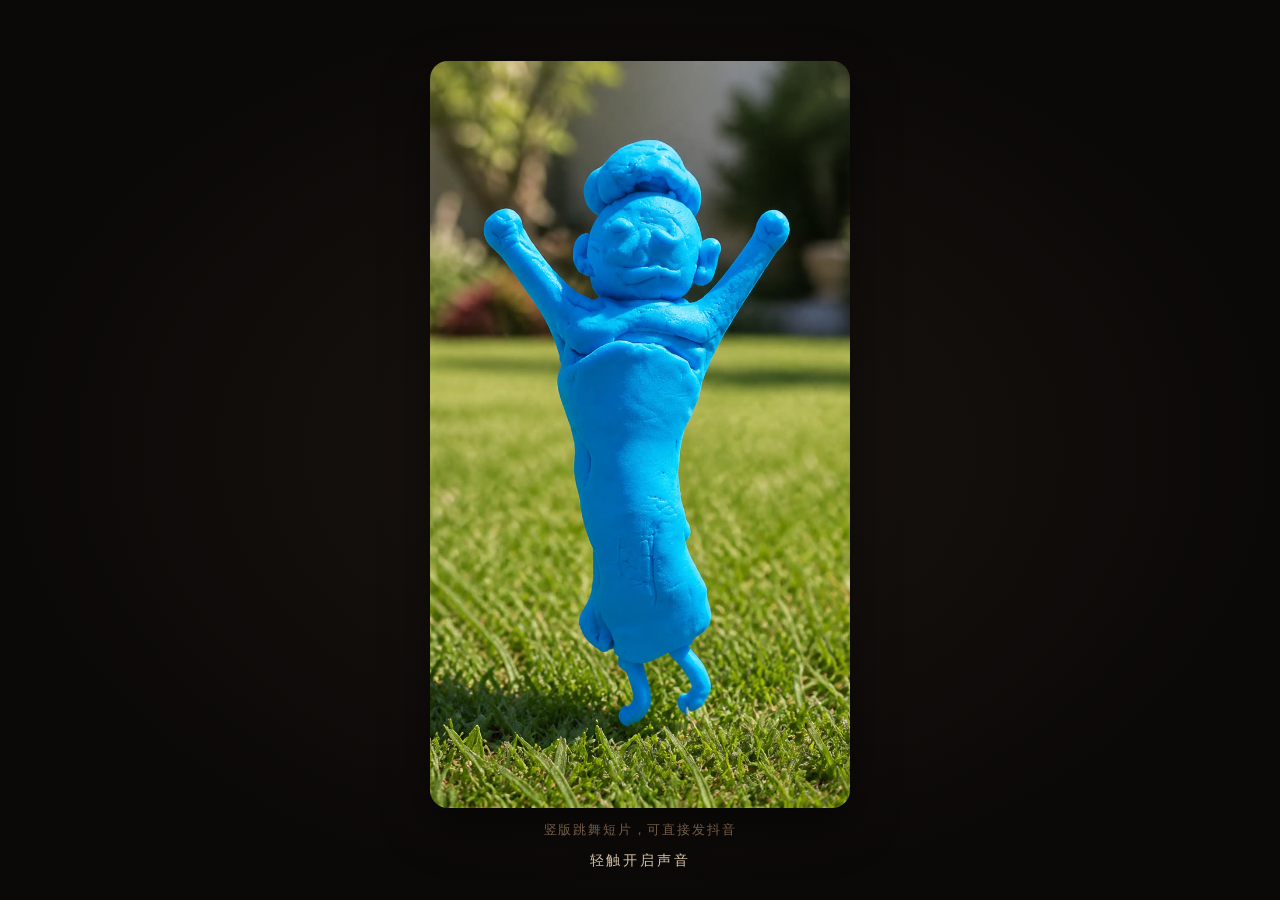
<file: clay-mom/index.html>
<!DOCTYPE html>
<html lang="zh-CN">
<head>
  <meta charset="UTF-8" />
  <meta name="viewport" content="width=device-width, initial-scale=1" />
  <title>儿子捏的妈妈，也会跳</title>
  <link rel="icon" href="data:image/svg+xml,%3Csvg xmlns='http://www.w3.org/2000/svg' viewBox='0 0 64 64'%3E%3Ccircle cx='32' cy='32' r='30' fill='%234db3e4'/%3E%3C/svg%3E" />
  <link rel="stylesheet" href="styles.css" />
</head>
<body>
  <div class="cinema">
    <div class="phone">
      <video id="film" src="film.mp4" poster="assets/poster.jpg" playsinline></video>
      <div class="end-veil" id="endVeil" hidden>
        <button type="button" class="replay" id="replay">再看一遍</button>
      </div>
    </div>
    <p class="hint">竖版跳舞短片，可直接发抖音</p>
  </div>
  <button type="button" class="sound-hint" id="soundHint" hidden>轻触开启声音</button>
  <script src="app.js"></script>
</body>
</html>
</file>
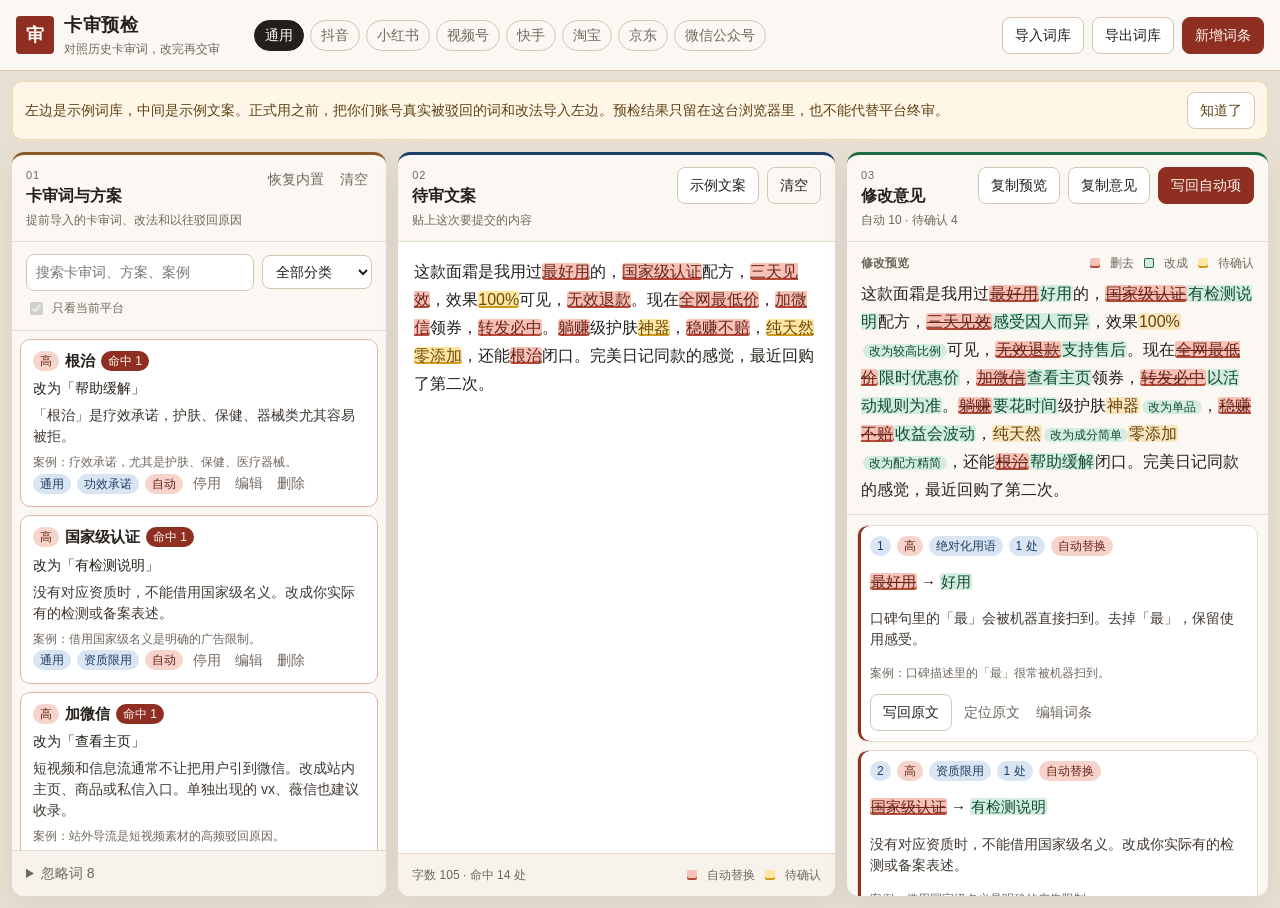
<file: kashen/index.html>
<!DOCTYPE html>
<html lang="zh-CN">
<head>
  <meta charset="utf-8">
  <meta name="viewport" content="width=device-width, initial-scale=1">
  <title>卡审预检</title>
  <link rel="icon" href="data:image/svg+xml,%3Csvg xmlns='http://www.w3.org/2000/svg' viewBox='0 0 64 64'%3E%3Crect width='64' height='64' rx='8' fill='%238f2f22'/%3E%3Ctext x='32' y='44' text-anchor='middle' font-size='36' fill='%23fff8f3' font-family='serif'%3E审%3C/text%3E%3C/svg%3E">
  <link rel="stylesheet" href="styles.css">
</head>
<body>
  <p id="live" class="sr-only" aria-live="polite"></p>
  <header class="topbar">
    <div class="brand">
      <span class="seal" aria-hidden="true">审</span>
      <div>
        <h1>卡审预检</h1>
        <p>对照历史卡审词，改完再交审</p>
      </div>
    </div>
    <div class="platforms" id="platform-bar" role="group" aria-label="平台"></div>
    <div class="top-actions">
      <button class="btn" type="button" data-action="import">导入词库</button>
      <button class="btn" type="button" data-action="export">导出词库</button>
      <button class="btn-primary" type="button" data-action="add">新增词条</button>
    </div>
  </header>
  <div class="banner" id="banner">
    <p>左边是示例词库，中间是示例文案。正式用之前，把你们账号真实被驳回的词和改法导入左边。预检结果只留在这台浏览器里，也不能代替平台终审。</p>
    <button class="btn" type="button" data-action="dismiss-banner">知道了</button>
  </div>
  <main class="workspace">
    <section class="col col-library" aria-labelledby="col-library-title">
      <header class="col-h">
        <div>
          <span class="kicker">01</span>
          <h2 id="col-library-title">卡审词与方案</h2>
          <p class="sub">提前导入的卡审词、改法和以往驳回原因</p>
        </div>
        <div class="col-actions">
          <button class="mini" type="button" data-action="restore-seed">恢复内置</button>
          <button class="mini" type="button" data-action="clear-rules">清空</button>
        </div>
      </header>
      <div class="col-tools">
        <input id="search" type="search" placeholder="搜索卡审词、方案、案例" aria-label="搜索词库">
        <select id="category" aria-label="分类"></select>
        <label class="check-line"><input id="only-platform" type="checkbox" checked>只看当前平台</label>
      </div>
      <div class="col-body rule-list" id="rule-list"></div>
      <footer class="col-f">
        <details class="ignores">
          <summary>忽略词 <span id="ignore-count"></span></summary>
          <textarea id="ignores" rows="3" aria-label="忽略词" placeholder="最近、最后、完美日记"></textarea>
          <p>落在这些词里面的卡审词会放过，用来避免「最近」「完美日记」被误伤。</p>
        </details>
      </footer>
    </section>

    <section class="col col-draft" aria-labelledby="col-draft-title">
      <header class="col-h">
        <div>
          <span class="kicker">02</span>
          <h2 id="col-draft-title">待审文案</h2>
          <p class="sub">贴上这次要提交的内容</p>
        </div>
        <div class="col-actions">
          <button class="btn" type="button" data-action="sample">示例文案</button>
          <button class="btn-ghost" type="button" data-action="clear-draft">清空</button>
        </div>
      </header>
      <div class="editor-scroll" id="editor-scroll">
        <div class="editor-layer">
          <div class="editor-backdrop" id="backdrop" aria-hidden="true"></div>
          <div class="editor-placeholder" id="placeholder">把要过审的文案贴在这里。左侧命中的词会标红或标黄，右侧给出改法和理由。</div>
          <textarea id="draft" class="editor-input" spellcheck="false" aria-label="待审文案"></textarea>
        </div>
      </div>
      <footer class="col-f draft-stat">
        <span id="draft-stats"></span>
        <span class="legend"><i class="swatch auto"></i>自动替换 <i class="swatch suggest"></i>待确认</span>
      </footer>
    </section>

    <section class="col col-review" aria-labelledby="col-review-title">
      <header class="col-h">
        <div>
          <span class="kicker">03</span>
          <h2 id="col-review-title">修改意见</h2>
          <p class="sub" id="review-stats">改动会高亮，理由写在每条下面</p>
        </div>
        <div class="col-actions">
          <button class="btn" type="button" data-action="copy-preview">复制预览</button>
          <button class="btn" type="button" data-action="copy-report">复制意见</button>
          <button class="btn-primary" type="button" data-action="apply-auto" id="apply-auto">写回自动项</button>
        </div>
      </header>
      <div class="col-body" id="review-body">
        <div class="preview-wrap">
          <div class="preview-head">
            <strong>修改预览</strong>
            <span class="legend"><i class="swatch auto"></i>删去 <i class="swatch done"></i>改成 <i class="swatch suggest"></i>待确认</span>
          </div>
          <div class="manuscript" id="preview"></div>
        </div>
        <p id="empty-review" hidden></p>
        <ol class="opinions" id="opinions"></ol>
      </div>
    </section>
  </main>
  <div class="toast" id="toast" hidden></div>

  <dialog class="dialog" id="rule-dialog">
    <form id="rule-form">
      <div class="dialog-h"><h3 id="rule-dialog-title">新增词条</h3></div>
      <div class="dialog-body form-grid">
        <label for="rule-term">卡审词</label>
        <div>
          <input id="rule-term" type="text" required maxlength="200">
          <p class="hint" id="term-warning" hidden>单个字很容易误伤，例如「最」会命中「最近」。建议写成完整短语。</p>
        </div>
        <label for="rule-aliases">别名</label>
        <input id="rule-aliases" type="text" placeholder="加vx、薇信，用顿号或逗号分隔">
        <label>处理</label>
        <div class="radios">
          <label><input type="radio" name="action" value="auto">自动替换</label>
          <label><input type="radio" name="action" value="suggest" checked>待确认</label>
        </div>
        <label for="rule-replacement">替换为</label>
        <div>
          <input id="rule-replacement" type="text">
          <p class="hint">自动替换留空时，表示从文案里删掉这个词。</p>
        </div>
        <label for="rule-solution">解决方案</label>
        <textarea id="rule-solution" rows="3" required placeholder="为什么会被卡，以及应该怎么改"></textarea>
        <label>平台</label>
        <div>
          <div class="checks" id="platform-checks"></div>
          <input id="platform-extra" type="text" placeholder="其他平台，用顿号分隔">
        </div>
        <label for="rule-category">分类</label>
        <div>
          <select id="rule-category"></select>
          <input id="rule-category-custom" type="text" hidden placeholder="输入分类">
        </div>
        <label>程度</label>
        <div class="radios">
          <label><input type="radio" name="severity" value="high">高</label>
          <label><input type="radio" name="severity" value="medium" checked>中</label>
          <label><input type="radio" name="severity" value="low">低</label>
        </div>
        <label for="rule-note">以往案例</label>
        <textarea id="rule-note" rows="2" placeholder="记下当时的驳回原因、平台和改完怎么过的"></textarea>
        <label for="rule-skip">排除词</label>
        <input id="rule-skip" type="text" placeholder="完美日记">
        <p class="form-error" id="rule-error" hidden></p>
      </div>
      <div class="dialog-actions">
        <button class="btn-ghost" type="button" data-action="close-dialog" data-dialog="rule-dialog">取消</button>
        <button class="btn-primary" type="submit">保存</button>
      </div>
    </form>
  </dialog>

  <dialog class="dialog" id="import-dialog">
    <div class="dialog-h"><h3>导入卡审词</h3></div>
    <div class="dialog-body">
      <div class="col-actions">
        <label class="btn">选择文件<input id="import-file" type="file" accept=".csv,.json,.txt,text/csv,application/json" hidden></label>
        <a class="btn" href="template.csv" download>下载 CSV 模板</a>
      </div>
      <textarea id="import-text" rows="8" placeholder="把 CSV、JSON，或「卡审词 => 替换 | 解决方案」贴在这里" aria-label="导入内容"></textarea>
      <p class="form-error" id="import-error" hidden></p>
      <div id="import-summary" class="hint"></div>
      <div id="import-table"></div>
      <label class="check-line" id="import-ignores-line" hidden><input id="import-ignores" type="checkbox" checked>一并导入文件中的忽略词</label>
      <details class="help">
        <summary>格式说明</summary>
        <p>表头使用：卡审词、替换建议、解决方案、平台、分类、严重程度、处理方式、备注、别名。</p>
        <p>处理方式写「自动」会直接出现在右侧预览里；写「确认」只标黄。平台用斜杠分隔。</p>
        <p><code>最好 => 更合适 | 绝对化用语 | 抖音</code></p>
      </details>
    </div>
    <div class="dialog-actions">
      <button class="btn-ghost" type="button" data-action="close-dialog" data-dialog="import-dialog">取消</button>
      <button class="btn" type="button" data-action="confirm-import" data-mode="replace">替换整个词库</button>
      <button class="btn-primary" type="button" data-action="confirm-import" data-mode="append">追加到词库</button>
    </div>
  </dialog>

  <script src="engine.js"></script>
  <script src="seed.js"></script>
  <script src="app.js"></script>
</body>
</html>
</file>
<file: clay-mom/styles.css>
* {
  box-sizing: border-box;
}

html,
body {
  margin: 0;
  height: 100%;
  background: #0b0908;
}

.cinema {
  min-height: 100%;
  display: grid;
  place-items: center;
  align-content: center;
  gap: 0.8rem;
  background: radial-gradient(ellipse at center, #1a1410 0%, #0b0908 70%);
}

.phone {
  position: relative;
  width: min(100vw, calc(100vh * 9 / 16), 420px);
  aspect-ratio: 9 / 16;
  overflow: hidden;
  background: #120e0c;
  border-radius: 18px;
  box-shadow: 0 18px 50px rgba(0, 0, 0, 0.45);
}

video {
  display: block;
  width: 100%;
  height: 100%;
  object-fit: cover;
  background: #120e0c;
}

.end-veil {
  position: absolute;
  inset: 0;
  display: grid;
  place-items: end center;
  padding-bottom: 14%;
  background: linear-gradient(transparent 60%, rgba(8, 6, 5, 0.4));
}

.end-veil[hidden] {
  display: none;
}

.hint {
  margin: 0;
  color: #8f7358;
  font-family: "Noto Sans SC", "PingFang SC", sans-serif;
  font-size: 0.82rem;
  letter-spacing: 0.14em;
}

.replay,
.sound-hint {
  appearance: none;
  border: 0;
  background: rgba(12, 10, 8, 0.55);
  color: #d7c4a8;
  font-family: "Noto Sans SC", "PingFang SC", sans-serif;
  font-size: 0.88rem;
  letter-spacing: 0.2em;
  padding: 0.5rem 1.1rem;
  border-radius: 999px;
  cursor: pointer;
}

.sound-hint {
  position: fixed;
  left: 50%;
  bottom: 1.4rem;
  transform: translateX(-50%);
}

.sound-hint[hidden] {
  display: none;
}
</file>
<file: kashen/styles.css>
:root {
  color-scheme: light;
  --bg: #e6dfd2;
  --paper: #fbf8f3;
  --ink: #241f1a;
  --muted: #6f675d;
  --line: #e4dacd;
  --line-strong: #d3c6b4;
  --cinnabar: #8f2f22;
  --cinnabar-soft: #f6d4cb;
  --cinnabar-ink: #6d241b;
  --green: #1c6b45;
  --green-soft: #d5eddf;
  --green-ink: #0f4d32;
  --amber: #8a5d12;
  --amber-soft: #f8e6c0;
  --amber-ink: #68440c;
  --blue: #1e3f66;
  --blue-soft: #d9e5f2;
  --shadow: 0 10px 30px rgba(48, 36, 22, 0.06);
  --ui: "WenQuanYi Micro Hei", "Droid Sans Fallback", "PingFang SC", "Hiragino Sans GB", "Microsoft YaHei", sans-serif;
}

* { box-sizing: border-box; }
[hidden] { display: none !important; }
html, body { height: 100%; }
body {
  margin: 0;
  color: var(--ink);
  background: var(--bg);
  font-family: var(--ui);
  font-size: 14px;
  line-height: 1.5;
}
button, input, textarea, select { font: inherit; color: inherit; }
button { cursor: pointer; }
button:focus-visible, input:focus-visible, textarea:focus-visible, select:focus-visible {
  outline: 2px solid var(--blue);
  outline-offset: 2px;
}
.sr-only {
  position: absolute;
  width: 1px;
  height: 1px;
  padding: 0;
  margin: -1px;
  overflow: hidden;
  clip: rect(0, 0, 0, 0);
  border: 0;
}

.topbar {
  display: flex;
  flex-wrap: wrap;
  align-items: center;
  gap: 18px;
  padding: 12px 16px;
  background: var(--paper);
  border-bottom: 1px solid var(--line-strong);
}
.brand { display: flex; align-items: center; gap: 10px; min-width: 220px; }
.seal {
  width: 38px;
  height: 38px;
  display: grid;
  place-items: center;
  background: var(--cinnabar);
  color: #fff8f3;
  border-radius: 4px;
  font-size: 18px;
  font-weight: 700;
}
.brand h1 { margin: 0; font-size: 18px; letter-spacing: 0.04em; }
.brand p { margin: 1px 0 0; color: var(--muted); font-size: 12px; }
.platforms { display: flex; flex-wrap: wrap; gap: 6px; flex: 1; }
.platforms button, .check {
  border: 1px solid var(--line-strong);
  background: transparent;
  border-radius: 999px;
  padding: 4px 10px;
  color: var(--muted);
  white-space: nowrap;
}
.platforms button { flex: 0 0 auto; }
.platforms button.is-on {
  background: var(--ink);
  border-color: var(--ink);
  color: #fff8f3;
}
.top-actions, .col-actions, .opinion-actions, .dialog-actions { display: flex; flex-wrap: wrap; gap: 8px; }
.btn, .btn-primary, .btn-ghost {
  border-radius: 8px;
  padding: 7px 12px;
  border: 1px solid var(--line-strong);
  background: #fff;
}
.btn-primary { background: var(--cinnabar); border-color: var(--cinnabar); color: #fff8f3; }
.btn-ghost { background: transparent; }
.btn-primary:disabled, .btn:disabled { opacity: 0.45; cursor: not-allowed; }

.banner {
  display: flex;
  gap: 16px;
  align-items: center;
  justify-content: space-between;
  margin: 10px 12px 0;
  padding: 10px 12px;
  background: #fff6e8;
  border: 1px solid #efd7ae;
  border-radius: 10px;
  color: #5c4316;
}
.banner p { margin: 0; }

.workspace {
  height: calc(100% - 74px);
  min-height: 0;
  display: grid;
  grid-template-columns: minmax(280px, 0.96fr) minmax(320px, 1.12fr) minmax(320px, 1.08fr);
  gap: 12px;
  padding: 12px;
}
.banner:not([hidden]) ~ .workspace { height: calc(100% - 132px); }

.col {
  min-width: 0;
  min-height: 0;
  display: flex;
  flex-direction: column;
  background: var(--paper);
  border-radius: 12px;
  box-shadow: var(--shadow);
  overflow: hidden;
}
.col-library { border-top: 3px solid #8a5a2a; }
.col-draft { border-top: 3px solid var(--blue); }
.col-review { border-top: 3px solid var(--green); }
.col-h, .col-tools, .col-f {
  padding: 12px 14px;
  border-bottom: 1px solid var(--line);
}
.col-h { display: flex; justify-content: space-between; gap: 8px; align-items: flex-start; }
.col-h h2 { margin: 0; font-size: 16px; }
.kicker {
  display: block;
  color: var(--muted);
  font-size: 11px;
  letter-spacing: 0.08em;
}
.sub { margin: 3px 0 0; color: var(--muted); font-size: 12px; }
.col-tools { display: flex; flex-wrap: wrap; gap: 8px; align-items: center; }
.col-tools input[type="search"], .col-tools select, .ignores textarea, .dialog input[type="text"], .dialog textarea, .dialog select {
  width: 100%;
  border: 1px solid var(--line-strong);
  background: #fff;
  border-radius: 8px;
  padding: 7px 9px;
}
.col-tools input[type="search"] { flex: 1 1 140px; width: auto; }
.col-tools select { width: auto; }
.check-line { display: flex; align-items: center; gap: 6px; color: var(--muted); font-size: 12px; }
.col-body { flex: 1; min-height: 0; overflow: auto; }
.col-f { border-bottom: 0; border-top: 1px solid var(--line); background: #f7f3ec; }
.ignores summary { cursor: pointer; color: var(--muted); }
.ignores p, .hint { margin: 6px 0 0; }
.form-error { margin: 6px 0 0; color: var(--cinnabar); font-size: 12px; }
.draft-stat { display: flex; justify-content: space-between; gap: 8px; color: var(--muted); font-size: 12px; }

.rule-list { padding: 8px; display: flex; flex-direction: column; gap: 8px; }
.rule {
  border: 1px solid var(--line);
  border-radius: 10px;
  padding: 10px 12px;
  background: #fff;
}
.rule.is-hit { border-color: #e7b2a6; }
.rule.is-active { border-color: var(--blue); box-shadow: inset 3px 0 0 var(--blue); }
.rule.is-off { opacity: 0.55; }
.rule-top, .rule-foot, .opinion-top { display: flex; flex-wrap: wrap; gap: 6px; align-items: center; }
.rule h3 { margin: 0; font-size: 15px; }
.rule p { margin: 6px 0 0; }
.solution { color: #3f3832; }
.note, .hint { color: var(--muted); font-size: 12px; }
.aliases { color: var(--muted); font-size: 12px; }
.form-error { grid-column: 1 / -1; }
.sev, .mode, .tag, .badge-hit {
  border-radius: 999px;
  padding: 1px 7px;
  font-size: 12px;
  background: var(--blue-soft);
  color: var(--blue);
}
.sev.high, .mode.auto { background: var(--cinnabar-soft); color: var(--cinnabar-ink); }
.sev.medium, .mode.suggest { background: var(--amber-soft); color: var(--amber-ink); }
.sev.low { background: var(--blue-soft); color: var(--blue); }
.badge-hit { background: var(--cinnabar); color: #fff8f3; }
.mini {
  border: 0;
  background: transparent;
  color: var(--muted);
  padding: 2px 4px;
}
.mini:hover { color: var(--cinnabar); }
.empty-mini { padding: 28px 12px; text-align: center; color: var(--muted); }

.editor-scroll { flex: 1; min-height: 0; overflow: auto; background: #fff; }
.editor-layer { position: relative; min-height: 100%; }
.editor-backdrop, .editor-input, .editor-placeholder {
  box-sizing: border-box;
  margin: 0;
  border: 0;
  padding: 16px 16px 36px;
  width: 100%;
  font-family: var(--ui);
  font-size: 16px;
  line-height: 1.75;
  letter-spacing: 0;
  font-weight: 400;
  white-space: pre-wrap;
  word-break: break-word;
  overflow-wrap: anywhere;
}
.editor-backdrop { min-height: 100%; color: var(--ink); }
.editor-input {
  position: absolute;
  inset: 0;
  height: 100%;
  resize: none;
  overflow: hidden;
  background: transparent;
  color: transparent;
  -webkit-text-fill-color: transparent;
  caret-color: var(--ink);
}
.editor-input::selection {
  background: rgba(30, 63, 102, 0.22);
  -webkit-text-fill-color: transparent;
}
.editor-placeholder {
  position: absolute;
  inset: 0;
  color: #9a9186;
  pointer-events: none;
}
mark, del, ins { font: inherit; line-height: inherit; border-radius: 3px; padding: 0 1px; }
.editor-backdrop mark { padding: 0; margin: 0; border: 0; }
mark.hit-auto, del {
  background: #f6c1b6;
  color: var(--cinnabar-ink);
  text-decoration-thickness: 1px;
  box-shadow: inset 0 -2px 0 #b94a3a;
}
mark.hit-suggest {
  background: #ffe7a3;
  color: #6a4b08;
  box-shadow: inset 0 -2px 0 #d39a1d;
}
ins {
  background: var(--green-soft);
  color: var(--green-ink);
  text-decoration: none;
}
ins.ghost { background: transparent; color: var(--cinnabar); font-size: 12px; }
mark.flag { background: var(--amber-soft); color: var(--amber-ink); }
.suggest-chip {
  user-select: none;
  margin-left: 2px;
  color: var(--green-ink);
  background: var(--green-soft);
  border-radius: 999px;
  padding: 0 6px;
  font-size: 12px;
  white-space: nowrap;
}
.suggest-chip.warn { color: var(--amber-ink); background: transparent; }
del, .suggest-chip { user-select: none; }
mark.is-dim, del.is-dim, ins.is-dim { opacity: 0.38; }
mark.is-on, del.is-on, ins.is-on { outline: 2px solid var(--blue); }

.preview-wrap {
  position: sticky;
  top: 0;
  z-index: 1;
  padding: 12px 14px 10px;
  background: var(--paper);
  border-bottom: 1px solid var(--line);
}
.preview-head, .legend { display: flex; gap: 10px; align-items: center; color: var(--muted); font-size: 12px; }
.preview-head { justify-content: space-between; }
.manuscript {
  margin-top: 8px;
  min-height: 72px;
  font-size: 16px;
  line-height: 1.75;
  white-space: pre-wrap;
  word-break: break-word;
  overflow-wrap: anywhere;
}
.swatch { width: 10px; height: 10px; border-radius: 2px; display: inline-block; }
.swatch.auto { background: #f6c1b6; box-shadow: inset 0 -2px 0 #b94a3a; }
.swatch.suggest { background: #ffe7a3; box-shadow: inset 0 -2px 0 #d39a1d; }
.swatch.done { background: var(--green-soft); box-shadow: inset 0 0 0 1px var(--green); }
#empty-review { margin: 16px 14px; color: var(--muted); }
.opinions { list-style: none; margin: 0; padding: 10px; display: flex; flex-direction: column; gap: 8px; }
.opinion {
  border: 1px solid var(--line);
  border-radius: 10px;
  padding: 10px 12px;
  background: #fff;
}
.opinion.high { box-shadow: inset 3px 0 0 var(--cinnabar); }
.opinion.medium { box-shadow: inset 3px 0 0 var(--amber); }
.opinion.low { box-shadow: inset 3px 0 0 var(--blue); }
.opinion.is-active { border-color: var(--blue); }
.diff { font-size: 15px; }
.caution { color: var(--amber-ink); font-size: 12px; }

.toast {
  position: fixed;
  bottom: 18px;
  left: 50%;
  transform: translateX(-50%);
  background: var(--ink);
  color: #fff8f3;
  padding: 8px 14px;
  border-radius: 999px;
  z-index: 5;
}

dialog {
  border: 0;
  padding: 0;
  width: min(680px, calc(100vw - 28px));
  max-height: min(88vh, 860px);
  background: var(--paper);
  color: var(--ink);
  border-radius: 14px;
  box-shadow: 0 24px 70px rgba(36, 27, 18, 0.28);
}
dialog::backdrop { background: rgba(28, 22, 16, 0.48); }
.dialog-h, .dialog-actions {
  padding: 14px 16px;
  border-bottom: 1px solid var(--line);
}
.dialog-actions { border-bottom: 0; border-top: 1px solid var(--line); justify-content: flex-end; }
.dialog-h h3 { margin: 0; }
.dialog-body { padding: 14px 16px; overflow: auto; max-height: calc(88vh - 132px); }
.form-grid { display: grid; grid-template-columns: 88px 1fr; gap: 10px 12px; align-items: start; }
.form-grid label { padding-top: 7px; color: var(--muted); }
.checks { display: flex; flex-wrap: wrap; gap: 6px; }
.check { display: flex; align-items: center; gap: 4px; color: var(--ink); }
.radios { display: flex; flex-wrap: wrap; gap: 12px; padding-top: 6px; }
.import-preview { width: 100%; border-collapse: collapse; margin-top: 10px; font-size: 12px; }
.import-preview th, .import-preview td { border-bottom: 1px solid var(--line); text-align: left; padding: 5px 4px; vertical-align: top; }
.help { margin-top: 12px; color: var(--muted); }
.help code { font-family: ui-monospace, monospace; font-size: 12px; }

@media (max-width: 980px) {
  body { height: auto; overflow: auto; }
  .topbar { align-items: flex-start; }
  .platforms, .top-actions { flex: 1 1 100%; }
  .workspace, .banner:not([hidden]) ~ .workspace { height: auto; display: flex; flex-direction: column; }
  .col { min-height: 70vh; }
}
</file>
